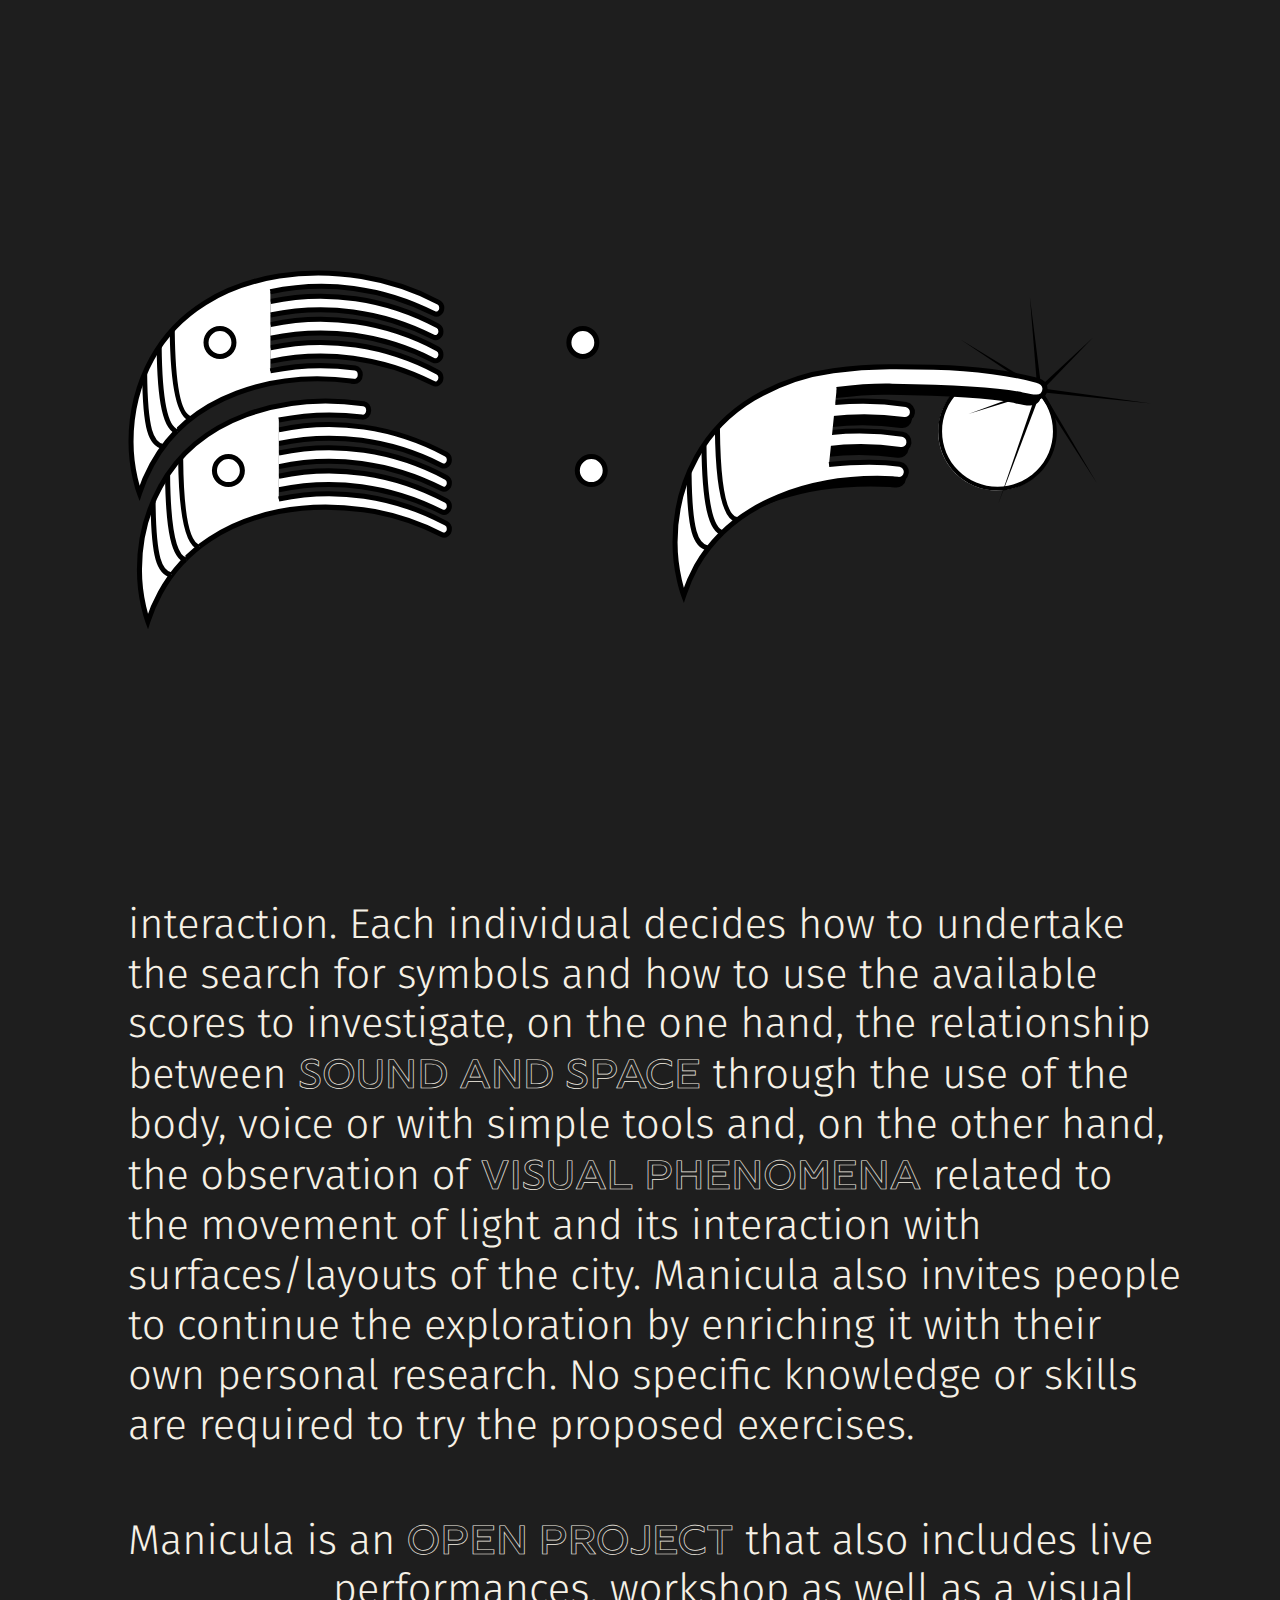
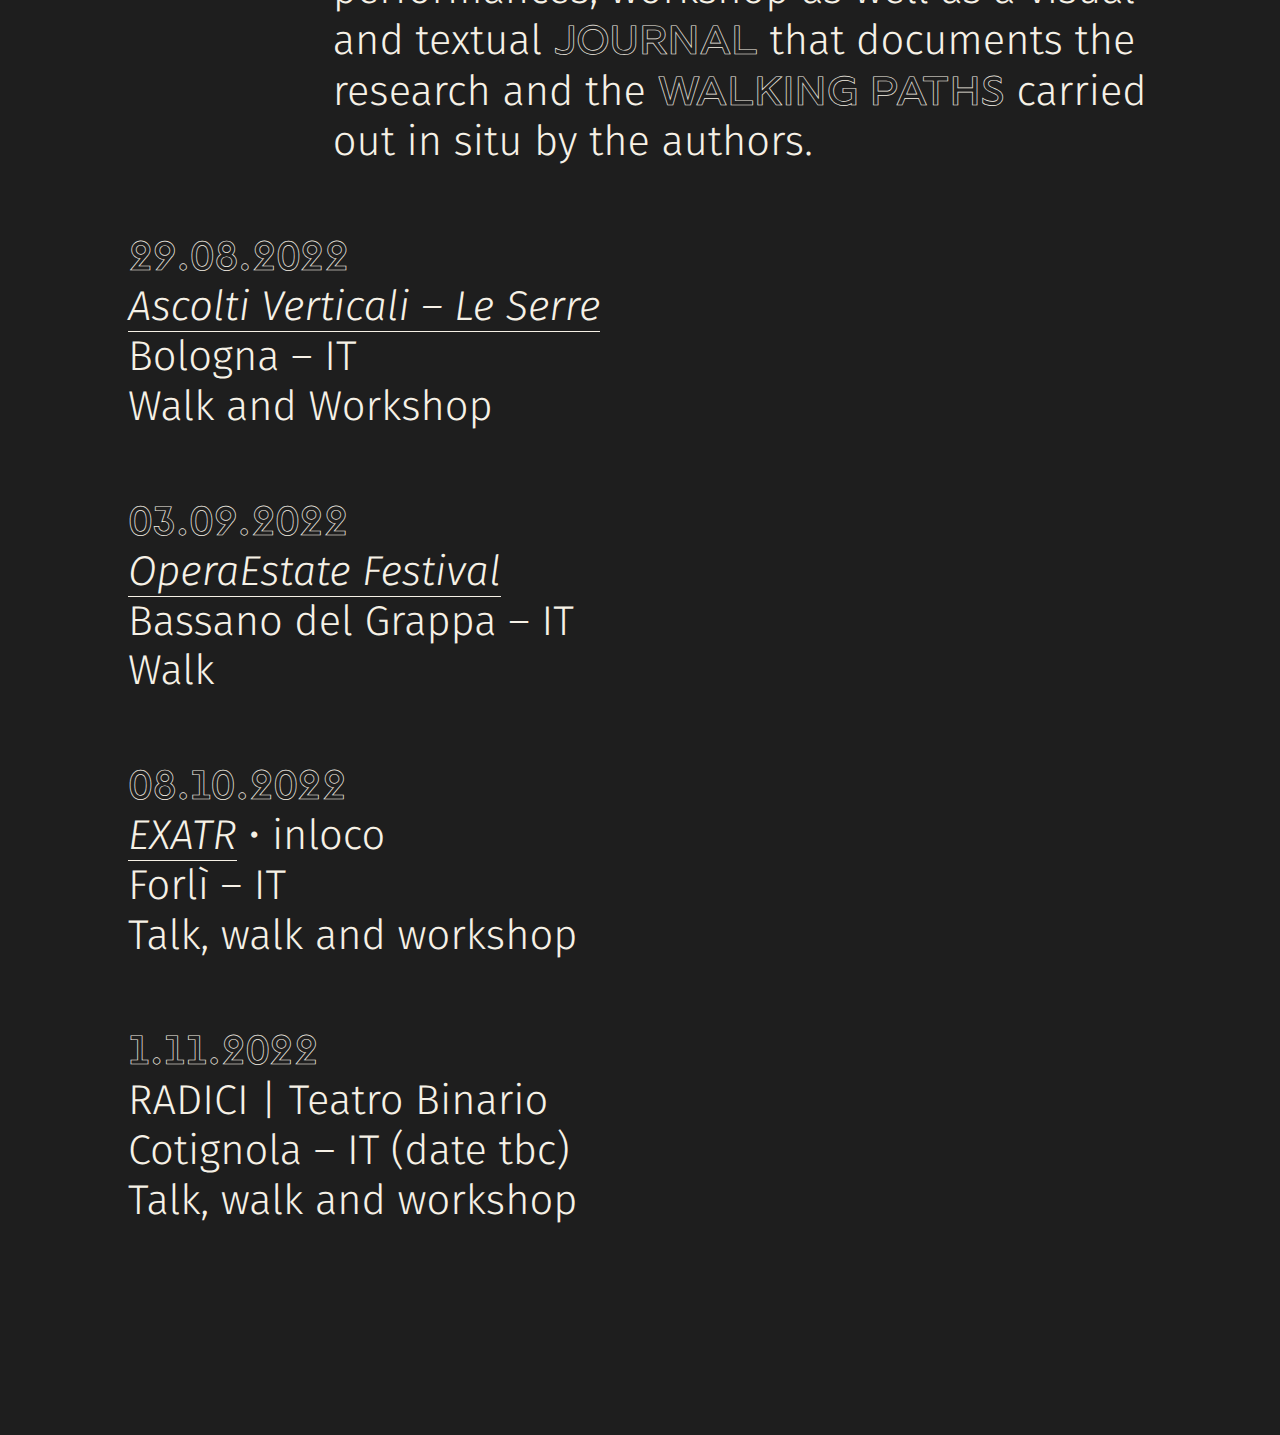
<file: index.html>
<!DOCTYPE html>
<html lang="en">

<head>
    <meta charset="utf-8">
    <meta http-equiv="X-UA-Compatible" content="IE=edge">
    <meta name="viewport" content="width=device-width, initial-scale=1.0, maximum-scale=1.0, user-scalable=no">
    <title>Manicula</title>
    <meta name="description"
        content="Manicula is an artistic research format aimed at combining practices involving image and sound in relation with the themes of city, landscape and walking, with a calm dirft that connects different urban spaces and territories in a common network.">
    <link rel="canonical" href="https://www.manicula.it/">
    <meta name="keywords" content="research, sound, images, cities, walking, listening">
    <meta name="author" content="Enrico Malatesta &amp; Chiara Pavolucci">
    <meta property="og:locale" content="en_IT">
    <meta property="og:type" content="website">
    <meta property="og:title" content="Manicula">
    <meta property="og:description"
        content="Manicula is an artistic research format aimed at combining practices involving image and sound in relation with the themes of city, landscape and walking, with a calm dirft that connects different urban spaces and territories in a common network.">
    <meta property="og:url" content="https://www.manicula.it/">
    <meta property="og:site_name" content="Manicula">
    <meta property="og:image" content="assets/images/manicula-cover.jpg">
    <meta property="og:image:alt" content="Two symbols representing two hands which indicate something">
    <meta name="twitter:card" content="summary">
    <meta name="twitter:description"
        content="Manicula is an artistic research format aimed at combining practices involving image and sound in relation with the themes of city, landscape and walking, with a calm dirft that connects different urban spaces and territories in a common network.">
    <meta name="twitter:title"
        content="Manicula is an artistic research format aimed at combining practices involving image and sound in relation with the themes of city, landscape and walking, with a calm dirft that connects different urban spaces and territories in a common network.">
    <meta name="twitter:image" content="assets/images/manicula-cover.jpg">
    <meta name="twitter:image:alt" content="Two symbols representing two hands which indicate something">
    <link rel="preconnect" href="https://fonts.googleapis.com">
    <link rel="preconnect" href="https://fonts.gstatic.com" crossorigin>
    <link
        href="https://fonts.googleapis.com/css2?family=Fira+Sans:ital,wght@0,300;0,400;0,500;1,200;1,300;1,400;1,500&amp;family=Oswald:wght@300;400;600&amp;display=swap"
        rel="stylesheet">
    <link rel="stylesheet" href="base.css">
    <link rel="stylesheet" href="style.css">
</head>

<body>
    <div class="load">
        <img src="assets/uploads/manicula-enrico.svg">
        <img src="assets/uploads/manicula-chiara.svg">
    </div>

    <nav class="nav nav--home">
        <div class="nav-labels-wrapper">
            <div id="btn-open--nav" class="nav-label">
                <p class="nav-label-text">Cities</p>
            </div>
            <div class="nav-label hide-this">
                <p class="nav-label-text"><a href="credits.html">Credits</a></p>
            </div>
            <div class="nav-label hide-this">
                <h1 class="nav-label-text"><a href="index.html">Manicula</a></h1>
            </div>
        </div>

        <div id="nav-content" class="nav-content-wrapper--home cms-editable">
            <ul id="nav-list" class="nav-list cms-include">
                <li><a href="pistoia.html">Pistoia</a></li>
                <li><a href="bassano-del-grappa.html">Bassano del Grappa</a></li>
            </ul>
            <div class="nav-footer">
                <p>© 2022 Enrico Malatesta &amp; Chiara Pavolucci</p>
            </div>
            <div id="btn-close--nav" class="btn-close cms-lock">
                <svg width="10" height="10" viewBox="0 0 10 10" fill="none" xmlns="http://www.w3.org/2000/svg">
                    <path d="M9 1L1 9" stroke="var(--bg-color)" stroke-linecap="round" stroke-linejoin="round" />
                    <path d="M9 9L1 1" stroke="var(--bg-color)" stroke-linecap="round" stroke-linejoin="round" />
                </svg>
            </div>
        </div>
    </nav>

    <section id="main-content" class="main-content cms-editable">
        <div class="content-wrapper--home">
            <div class="copy-indent--main copytxt--large">
                <p>Manicula is an artistic research format aimed at combining practices involving image and sound in
                    relation with the themes of <mark>city</mark>, <mark>landscape</mark> and <mark>walking</mark>, with
                    a <mark>calm drift</mark> that connects different <mark>urban spaces</mark> and
                    <mark>territories</mark> in a common network.
                </p>
                <p>Manicula consists in a collection of <mark>active listening</mark> and <mark>observation
                        exercises</mark> aimed at investigating the acoustic and visual phenomena present in some parts
                    of the city; the areas of activation of the practices are not declared, but indicated by <a
                        class="content-over--open">reference symbol</a>. The project is a kind of <mark>treasure
                        hunt</mark>. It does not require the presence and mediation of a performer/artist/guide and
                    there is no personal interaction. Each individual decides how to undertake the search for symbols
                    and how to use the available scores to investigate, on the one hand, the relationship between
                    <mark>sound and space</mark> through the use of the body, voice or with simple
                    tools and, on the other hand, the observation of <mark>visual phenomena</mark> related to the
                    movement of light and its interaction with surfaces/layouts of the city. Manicula also invites
                    people to continue the exploration by enriching it with their own personal research. No specific
                    knowledge or skills are required to try the proposed exercises.
                </p>
                <p>Manicula is an <mark>open project</mark> that also includes live performances, workshop as well as a
                    visual and textual <mark>journal</mark> that documents the research and the <mark>walking
                        paths</mark> carried out in situ by the authors.</p>
            </div>
            <div class="content--agenda copytxt--large">
                <div class="agenda--block cms-repeatable">
                    <p><mark>29.08.2022</mark></p>
                    <p><a href="https://leserredeigiardini.it/ascolti-verticali/#:~:text=Ascolti%20verticali%20%C3%A8%20un%20palinsesto,orto%20delle%20Serre%20dei%20Giardini."
                            target="_blank" rel="noopener">Ascolti Verticali – Le Serre</a></p>
                    <p>Bologna – IT</p>
                    <p>Walk and Workshop</p>
                </div>
                <div class="agenda--block cms-repeatable">
                    <p><mark>03.09.2022</mark></p>
                    <p><a href="https://www.operaestate.it/it/festival/bmotion/musica/3838-enrico-malatesta-chiara-pavolucci"
                            target="_blank" rel="noopener">OperaEstate Festival</a></p>
                    <p>Bassano del Grappa – IT</p>
                    <p>Walk</p>
                </div>
                <div class="agenda--block cms-repeatable">
                    <p><mark>08.10.2022</mark></p>
                    <p><a href="https://exatr.it/" target="_blank" rel="noopener">EXATR</a> • inloco</p>
                    <p>Forlì – IT</p>
                    <p>Talk, walk and workshop</p>
                </div>
                <div class="agenda--block cms-repeatable">
                    <p><mark>1.11.2022</mark></p>
                    <p>RADICI | Teatro Binario</p>
                    <p>Cotignola – IT (date tbc)</p>
                    <p>Talk, walk and workshop</p>
                </div>
            </div>
        </div>
    </section>

    <div class="content-over">
        <img src="assets/uploads/manicula-enrico-framed.svg">
        <img src="assets/uploads/manicula-chiara-framed.svg">
    </div>
    <script src="script.js"></script>

</body>

</html>
</file>
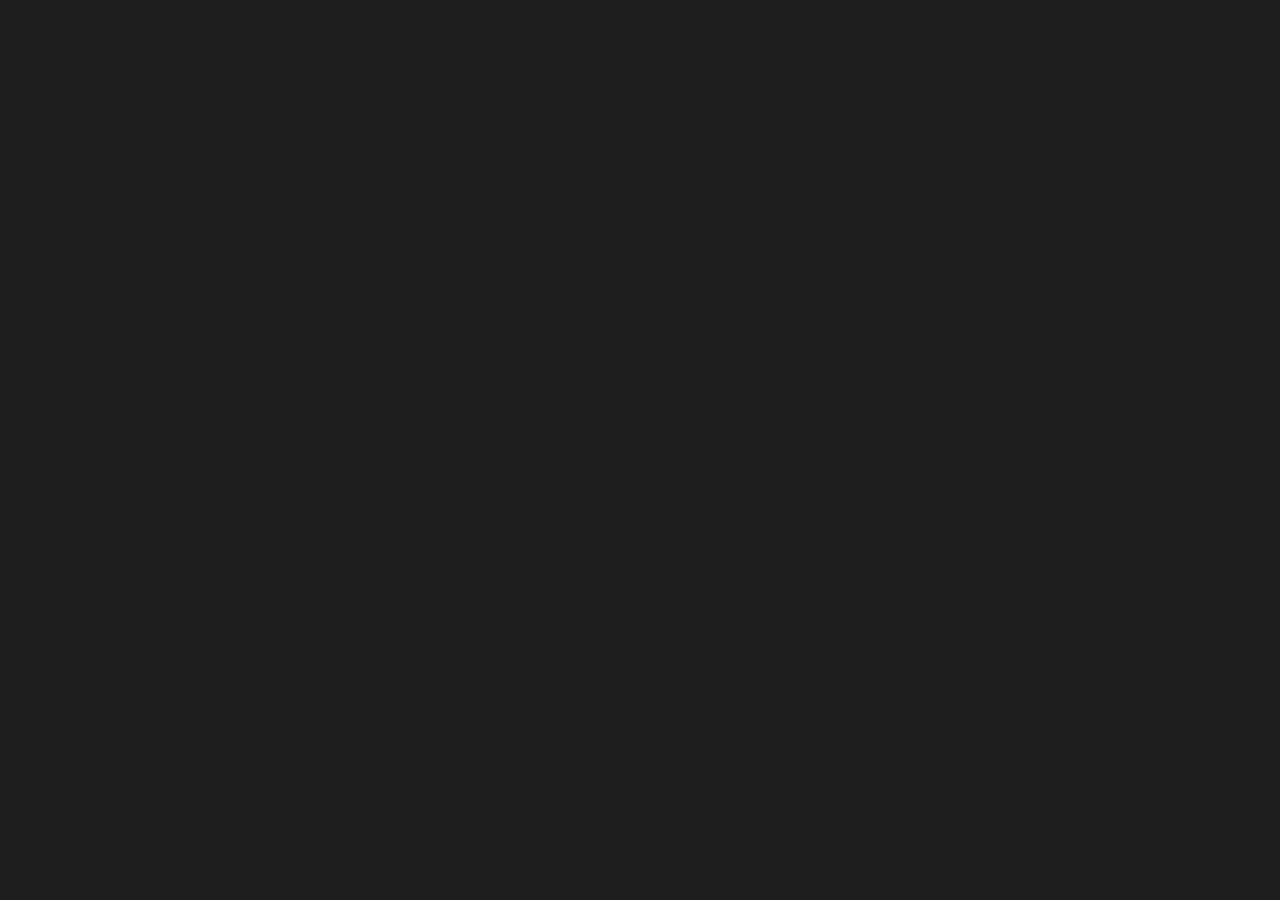
<file: bassano-del-grappa.html>
<!DOCTYPE html>
<html lang="en">

<head>
    <meta charset="utf-8">
    <meta http-equiv="X-UA-Compatible" content="IE=edge">
    <meta name="viewport" content="width=device-width, initial-scale=1.0, maximum-scale=1.0, user-scalable=no">
    <title>Manicula | Bassano del Grappa</title>
    <meta name="description"
        content="Manicula is an artistic research format aimed at combining practices involving image and sound in relation with the themes of city, landscape and walking, with a calm dirft that connects different urban spaces and territories in a common network.">
    <link rel="canonical" href="https://www.manicula.it/">
    <meta name="keywords" content="research, sound, images, cities, walking, listening">
    <meta name="author" content="Enrico Malatesta &amp; Chiara Pavolucci">
    <meta property="og:locale" content="en_IT">
    <meta property="og:type" content="website">
    <meta property="og:title" content="Manicula | Bassano del Grappa">
    <meta property="og:description"
        content="Manicula is an artistic research format aimed at combining practices involving image and sound in relation with the themes of city, landscape and walking, with a calm dirft that connects different urban spaces and territories in a common network.">
    <meta property="og:url" content="https://www.manicula.it/">
    <meta property="og:site_name" content="Manicula">
    <meta property="og:image" content="assets/images/manicula-cover.jpg">
    <meta property="og:image:alt" content="Two symbols representing two hands which indicate something">
    <meta name="twitter:card" content="summary">
    <meta name="twitter:description"
        content="Manicula is an artistic research format aimed at combining practices involving image and sound in relation with the themes of city, landscape and walking, with a calm dirft that connects different urban spaces and territories in a common network.">
    <meta name="twitter:title"
        content="Manicula is an artistic research format aimed at combining practices involving image and sound in relation with the themes of city, landscape and walking, with a calm dirft that connects different urban spaces and territories in a common network.">
    <meta name="twitter:image" content="assets/images/manicula-cover.jpg">
    <meta name="twitter:image:alt" content="Two symbols representing two hands which indicate something">
    <link rel="preconnect" href="https://fonts.googleapis.com">
    <link rel="preconnect" href="https://fonts.gstatic.com" crossorigin>
    <link
        href="https://fonts.googleapis.com/css2?family=Fira+Sans:ital,wght@0,300;0,400;0,500;1,200;1,300;1,400;1,500&amp;family=Oswald:wght@300;400;600&amp;display=swap"
        rel="stylesheet">
    <link rel="stylesheet" href="base.css">
    <link rel="stylesheet" href="style.css">
</head>

<body>
    <div class="load">
        <!-- not empty -->
    </div>

    <nav class="nav nav--pages">
        <div class="nav-labels-wrapper">
            <!-- <p id="btn-open--nav" class="nav-label cms-editable">Bassano del Grappa</p>
            <p class="nav-label hide-this cms-lock"><a href="credits.html">Credits</a></p>
            <h1 class="nav-label hide-this cms-lock"><a href="index.html">Manicula</a></h1> -->

            <div id="btn-open--nav" class="nav-label cms-editable">
                <p class="nav-label-text">Bassano del Grappa</p>
            </div>
            <div class="nav-label hide-this">
                <p class="nav-label-text"><a href="credits.html">Credits</a></p>
            </div>
            <div class="nav-label hide-this">
                <h1 class="nav-label-text"><a href="index.html">Manicula</a></h1>
            </div>

        </div>
        <div id="nav-content" class="nav-content-wrapper--pages cms-editable">
            <div class="copytxt--large cms-repeatable">
                <p>Ascolti Verticali<br>Serre dei Giardini Margherita di Bologna</p>
            </div>
            <div class="copytxt--medium cms-repeatable">
                <p><a href="https://leserredeigiardini.it/ascolti-verticali/" target="_blank" rel="noopener">Ascolti
                        Verticali</a> è un palinsesto di incontri sulla
                    consapevolezza dell’ascolto e sulla <a
                        href="https://www.che-fare.com/musica-eventuale-vivere-superficie-acustica-caliri/"
                        target="_blank" rel="noopener">Musica eventuale</a>, a cura di Gaspare Caliri: live,
                    performance, laboratori e incontri di riflessione.</p>
                <p>L’ascolto profondo, secondo Pauline Oliveros, è “the process of
                    practicing listening with the understanding that the complex wave forms continuously transmitted
                    to the auditory cortex from the outside world by the ear require active engagement with
                    attention”.</p>
                <p>Dell’ascolto profondo va fatta esperienza: non quella che crea
                    familiarità con i generi o gli stili musicali, ma quella che raffina l’attenzione alla
                    complessità del suono. L’ascolto profondo si realizza attraverso un percorso di
                    consapevolezza del suono. Essa è più forte se genera confronto in una comunità di persone che
                    condividono l’approccio.</p>
                <p>Nel settembre 2020, Ascolti verticali ha iniziato a sperimentare un nuovo
                    formato: <a href="http://leserre.kilowatt.bo.it/evento/ascolti-non-funzionali/" target="_blank"
                        rel="noopener">Ascolti non funzionali</a>, serie di istruzioni per
                    esplorazioni psico-acustiche alle Serre dei Giardini Margherita.</p>
            </div>
            <div class="content--sponsor"><img class="cms-repeatable" src="assets/uploads/placeholder.svg"><img
                    class="cms-repeatable" src="assets/uploads/placeholder.svg"><img class="cms-repeatable"
                    src="assets/uploads/placeholder.svg"></div>
            <div class="nav-footer">
                <p>© 2022 Enrico Malatesta &amp; Chiara Pavolucci</p>
            </div>
            <div id="btn-close--nav" class="btn-close">
                <!-- not empty -->
            </div>
        </div>
    </nav>

    <section id="main-content" class="main-content--pages">
        <div class="content-wrapper--pages">
            <div id="btn-info--bookmark" class="btn-info">
                <svg width="20" height="62" viewBox="0 0 20 62" fill="none" xmlns="http://www.w3.org/2000/svg">
                    <circle cx="8" cy="8" r="6.5" fill="white" stroke="black" stroke-width="3" />
                    <circle cx="12" cy="54" r="6.5" fill="white" stroke="black" stroke-width="3" />
                </svg>
            </div>
            <div id="btn-info--images" class="btn-info">
                <svg width="69" height="62" viewBox="0 0 69 62" fill="none" xmlns="http://www.w3.org/2000/svg">
                    <path
                        d="M47.2679 37.866C47.2679 50.6425 36.9105 60.9999 24.134 60.9999C11.3574 60.9999 1 50.6425 1 37.866C1 25.0894 11.3574 14.732 24.134 14.732C36.9105 14.732 47.2679 25.0894 47.2679 37.866Z"
                        fill="white" stroke="black" stroke-width="2" />
                    <path
                        d="M21.5525 26.9492L43.2208 23.2336L28.2719 7.11372L44.6868 21.7381L47.9694 0L46.7701 21.9518L65.8123 10.9648L47.902 23.7138L68.3646 31.7513L47.23 25.6974L53.7043 46.707L45.2603 26.4088L32.871 44.5698L43.476 25.3123L21.5525 26.9492Z"
                        fill="black" />
                </svg>
            </div>
            <div class="content--bookmark">
                <div id="content-bookmark" class="copytxt--small cms-editable">
                    <div class="cms-repeatable">
                        <p><strong>Inizio</strong>
                            <br><br>I primi giorni di giugno sono stati estremamente caldi in tutta Italia. Bassano del
                            Grappa, nonostante la sua posizione alle radici delle Prealpi è stata investiva da
                            tantissimo sole e temperature elevate; nella ricerca di ripari freschi e maggior spazio
                            vitale per il movimento, lo sguardo e l'ascolto, abbiamo evitato le zone del centro urbano,
                            strette e accalcate dalla prima ondata di turismo estivo, dirigendoci sempre verso il fiume
                            e la complessità dei suoi percorsi, a ridosso del centro storico. Camminando le rive del
                            Brenta, tutti i giorni, più volte al giorno, e in orari diversi, abbiamo attraversato il
                            suono e la luce del fiume: i riverberi cangianti di un’acqua fredda e potente; una presenza
                            massiva che definisce inevitabilmente l’umore di questa città e le sue direzioni: per tutti
                            essa è una compagna e il riferimento orientativo e, allo stesso tempo, il continuo accesso
                            al perdersi, a una partenza possibile, non precipitosa ma pronta, sostenuta dai proprio
                            passi.
                        </p>
                    </div>
                </div>
            </div>

            <div id="content-images" class="content--images cms-editable">
                <div class="images-wrapper">
                    <div class="image-block cms-repeatable"><img src="assets/uploads/pistoia/prova-quadrato-1.jpeg">
                    </div>
                    <div class="image-block cms-repeatable"><img src="assets/uploads/pistoia/prova-quadrato-2.jpeg">
                    </div>
                    <div class="image-block cms-repeatable"><img src="assets/uploads/pistoia/prova-quadrato-3.jpeg">
                    </div>
                    <div class="image-block cms-repeatable"><img src="assets/uploads/pistoia/prova-quadrato-4.jpeg">
                    </div>
                    <div class="image-block cms-repeatable"><img src="assets/uploads/pistoia/prova-quadrato-5.jpeg">
                    </div>
                    <div class="image-block cms-repeatable"><img src="assets/uploads/pistoia/prova-quadrato-6.jpeg">
                    </div>
                    <div class="image-block cms-repeatable"><img src="assets/uploads/pistoia/prova-quadrato-7.jpeg">
                    </div>
                </div>
            </div>
        </div>
    </section>

    <div id="info--bookmark" class="content--info">
        <div class="content--block">
            <div class="content--symbol">
                <img src="assets/uploads/manicula-enrico-framed.svg">
            </div>
            <div id="info-bookmark" class="copytxt--large cms-editable">
                <p class="cms-repeatable">Hand Clapping<br>around the symbol and listen<br>to the acoustic phenomena
                    that emerges from the energy created by your hands</p>
                <p class="cms-repeatable">Eco<br>Reverberation</p>
                <p class="cms-repeatable">appears and decay in different configurations<br>embedded in the background
                    noise of the city.</p>
                <p class="cms-repeatable">Stay still, or keep walking.</p>
            </div>
        </div>
        <div id="btn-close--bookmark" class="btn-close">
            <svg width="10" height="10" viewBox="0 0 10 10" fill="none" xmlns="http://www.w3.org/2000/svg">
                <path d="M9 1L1 9" stroke="var(--txt-color)" stroke-linecap="round" stroke-linejoin="round" />
                <path d="M9 9L1 1" stroke="var(--txt-color)" stroke-linecap="round" stroke-linejoin="round" />
            </svg>
        </div>
    </div>

    <div id="info--images" class="content--info">
        <div class="content--block">
            <div class="content--symbol">
                <img src="assets/uploads/manicula-chiara-framed.svg">
            </div>
            <div id="info-images" class="copytxt--large cms-editable">
                <p class="cms-repeatable">The symbol indicates an area of observation.</p>
                <p class="cms-repeatable">It indicates the presence of particular interactions of light with
                    surfaces/layouts; the invitation is to gradually focus on minimal patterns of interaction that
                    capture your attention by imposing themselves on the context.</p>
                <p class="cms-repeatable">The symbol invites a long-term, time-dilated observation by returning to the
                    area several times, at different times of the day or on different days, within a limited period.</p>
                <p class="cms-repeatable">The memory overlaps with the present, defining the changes of the context
                    through light.</p>
            </div>
        </div>
        <div id="btn-close--images" class="btn-close">
            <svg width="10" height="10" viewBox="0 0 10 10" fill="none" xmlns="http://www.w3.org/2000/svg">
                <path d="M9 1L1 9" stroke="var(--txt-color)" stroke-linecap="round" stroke-linejoin="round" />
                <path d="M9 9L1 1" stroke="var(--txt-color)" stroke-linecap="round" stroke-linejoin="round" />
            </svg>
        </div>
    </div>
    <script src="script.js"></script>

</body>

</html>
<style>

</style>
</file>
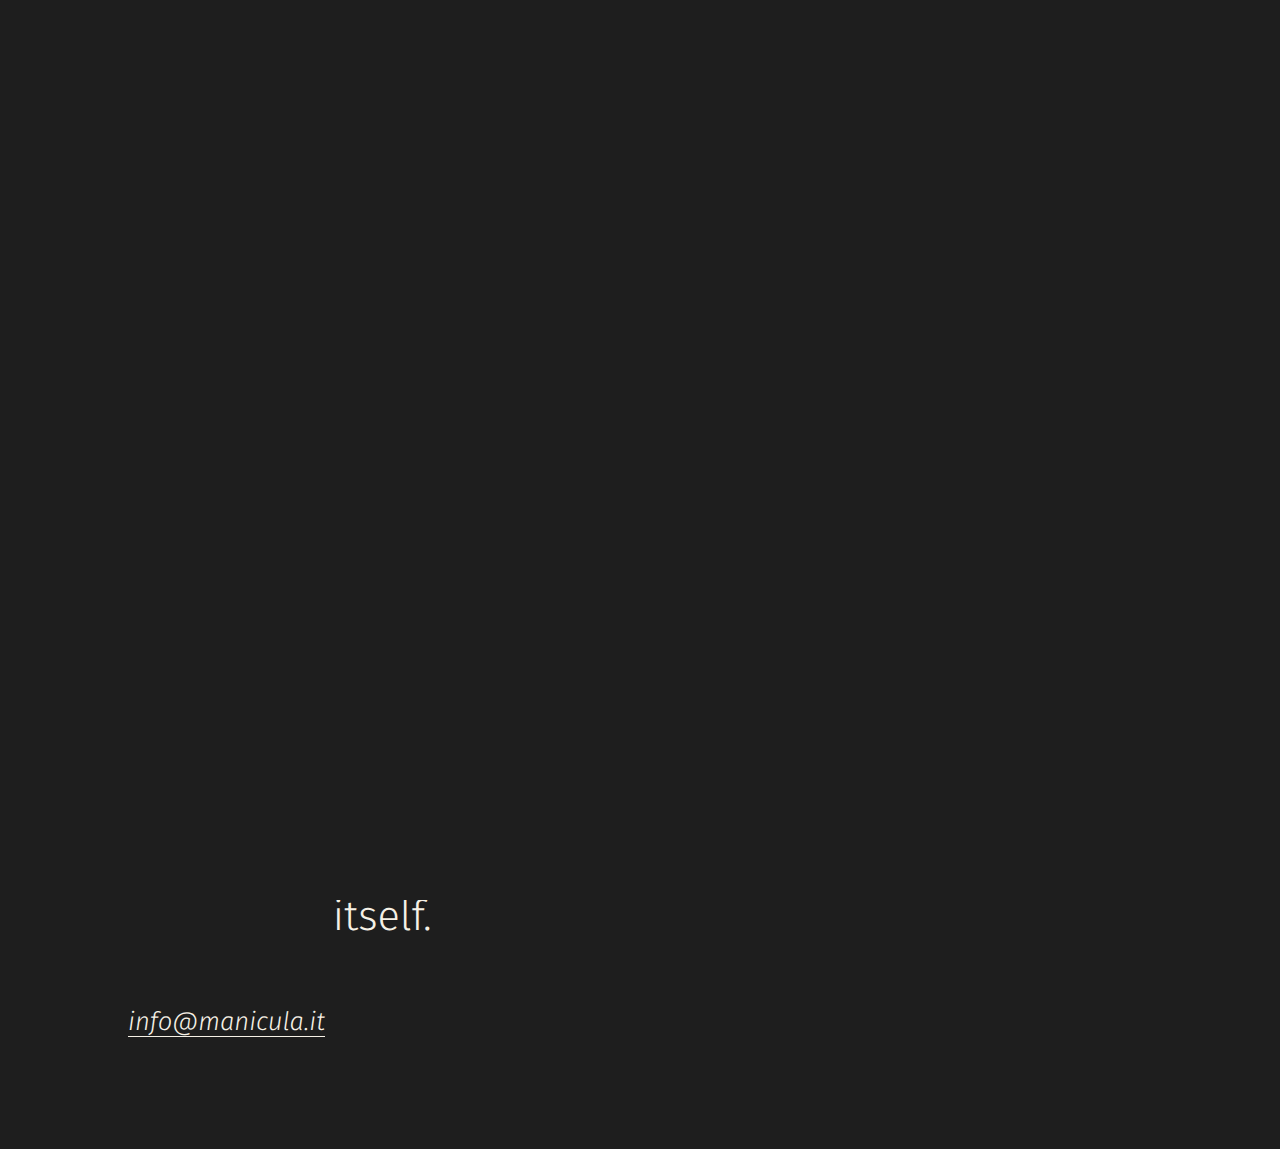
<file: credits.html>
<!DOCTYPE html>
<html lang="en">

<head>
    <meta charset="UTF-8">
    <meta http-equiv="X-UA-Compatible" content="IE=edge">
    <meta name="viewport" content="width=device-width, initial-scale=1.0, maximum-scale=1.0, user-scalable=no">
    <title>Manicula</title>
    <meta name="description"
        content="Manicula is an artistic research format aimed at combining practices involving image and sound in relation with the themes of city, landscape and walking, with a calm dirft that connects different urban spaces and territories in a common network.">
    <link rel="canonical" href="https://www.manicula.it/">
    <meta name="keywords" content="research, sound, images, cities, walking, listening">
    <meta name="author" content="Enrico Malatesta &amp; Chiara Pavolucci">
    <meta property="og:locale" content="en_IT">
    <meta property="og:type" content="website">
    <meta property="og:title" content="Manicula">
    <meta property="og:description"
        content="Manicula is an artistic research format aimed at combining practices involving image and sound in relation with the themes of city, landscape and walking, with a calm dirft that connects different urban spaces and territories in a common network.">
    <meta property="og:url" content="https://www.manicula.it/">
    <meta property="og:site_name" content="Manicula">
    <meta property="og:image" content="assets/images/manicula-cover.jpg">
    <meta property="og:image:alt" content="Two symbols representing two hands which indicate something">
    <meta name="twitter:card" content="summary">
    <meta name="twitter:description"
        content="Manicula is an artistic research format aimed at combining practices involving image and sound in relation with the themes of city, landscape and walking, with a calm dirft that connects different urban spaces and territories in a common network.">
    <meta name="twitter:title"
        content="Manicula is an artistic research format aimed at combining practices involving image and sound in relation with the themes of city, landscape and walking, with a calm dirft that connects different urban spaces and territories in a common network.">
    <meta name="twitter:image" content="assets/images/manicula-cover.jpg">
    <meta name="twitter:image:alt" content="Two symbols representing two hands which indicate something">
    <meta name="robots" content="index, follow, max-snippet:-1, max-image-preview:large, max-video-preview:-1">
    <link rel="preconnect" href="https://fonts.googleapis.com">
    <link rel="preconnect" href="https://fonts.gstatic.com" crossorigin>
    <link
        href="https://fonts.googleapis.com/css2?family=Fira+Sans:ital,wght@0,300;0,400;0,500;1,200;1,300;1,400;1,500&amp;family=Oswald:wght@300;400;600&amp;display=swap"
        rel="stylesheet">
    <link rel="stylesheet" href="base.css">
    <link rel="stylesheet" href="style.css">
</head>

<body>
    <div class="load">
        <!-- not empty -->
    </div>

    <nav class="nav nav--home">
        <div class="nav-labels-wrapper">
            <div id="btn-open--nav" class="nav-label">
                <p class="nav-label-text">Cities</p>
            </div>
            <div class="nav-label hide-this">
                <p class="nav-label-text"><a href="credits.html">Credits</a></p>
            </div>
            <div class="nav-label hide-this">
                <h1 class="nav-label-text"><a href="index.html">Manicula</a></h1>
            </div>
        </div>

        <div id="nav-content" class="nav-content-wrapper--home cms-editable">
            <ul id="nav-list" class="nav-list cms-include">
                <li><a href="pistoia.html">Pistoia</a></li>
                <li><a href="bassano-del-grappa.html">Bassano del Grappa</a></li>
            </ul>
            <div class="nav-footer">
                <p>© 2022 Enrico Malatesta &amp; Chiara Pavolucci</p>
            </div>
            <div id="btn-close--nav" class="btn-close cms-lock">
                <svg width="10" height="10" viewBox="0 0 10 10" fill="none" xmlns="http://www.w3.org/2000/svg">
                    <path d="M9 1L1 9" stroke="var(--bg-color)" stroke-linecap="round" stroke-linejoin="round" />
                    <path d="M9 9L1 1" stroke="var(--bg-color)" stroke-linecap="round" stroke-linejoin="round" />
                </svg>
            </div>
        </div>
    </nav>

    <section id="main-content" class="main-content cms-editable">
        <div class="content-wrapper--home">
            <div class="copy-indent--main copytxt--large cms-repeatable">
                <p class="cms-repeatable"><a href="https://enricomalatesta.com/" target="_blank">Enrico
                        Malatesta</a> is an Italian percussionist and sound researcher active in the field of
                    experimental music, sound intervention and performance; his practice explores the relations
                    between sound, space and body, the vitality of materials and the morphology of surfaces, with
                    particular attention to the percussive acts and the modes of listenings.</p>
            </div>
            <div class="copy-indent--main copytxt--large cms-repeatable">
                <p class="cms-repeatable"><a href="https://www.instagram.com/chiarapavolucci_/" target="_blank">Chiara
                        Pavolucci</a> is an Italian photographer. Her visual research
                    revolves on an intimistic language and the study of landscape at the intersection between
                    natural and urban environment, combining analog and digital techniques in the search for a
                    personal imagery capable of enhancing the process itself.</p>
            </div>
            <div class="copy-indent--main copytxt--medium cms-repeatable">
                <p class="cms-repeatable"><a href="mailto:info@manicula.it">info@manicula.it</a></p>
            </div>
        </div>
    </section>
    <script src="script.js"></script>

</body>

</html>
</file>
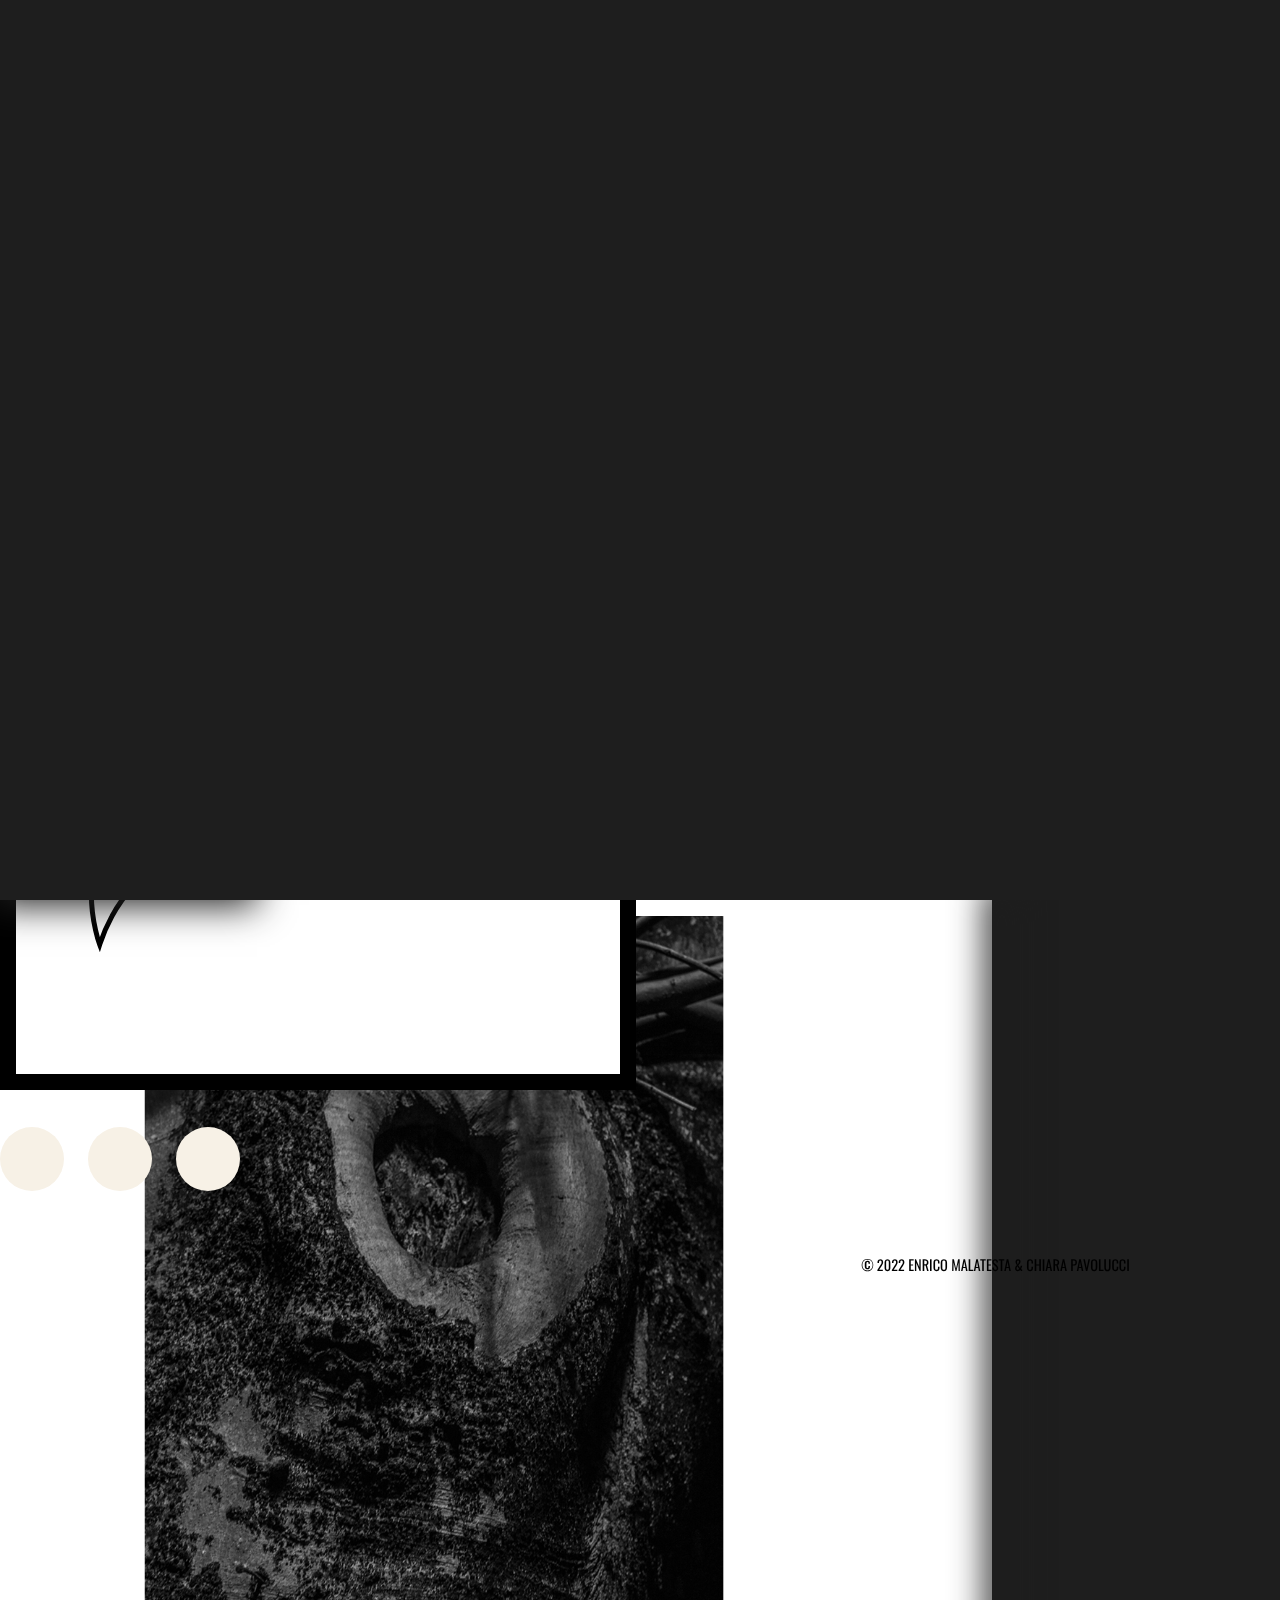
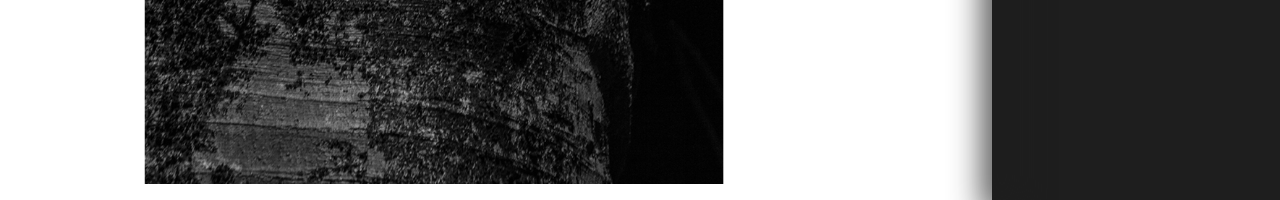
<file: pistoia.html>
<!DOCTYPE html>
<html lang="en">

<head>
    <meta charset="utf-8">
    <meta http-equiv="X-UA-Compatible" content="IE=edge">
    <meta name="viewport" content="width=device-width, initial-scale=1.0, maximum-scale=1.0, user-scalable=no">
    <title>Manicula | Pistoia</title>
    <meta name="description"
        content="Manicula is an artistic research format aimed at combining practices involving image and sound in relation with the themes of city, landscape and walking, with a calm dirft that connects different urban spaces and territories in a common network.">
    <link rel="canonical" href="https://www.manicula.it/">
    <meta name="keywords" content="research, sound, images, cities, walking, listening">
    <meta name="author" content="Enrico Malatesta &amp; Chiara Pavolucci">
    <meta property="og:locale" content="en_IT">
    <meta property="og:type" content="website">
    <meta property="og:title" content="Manicula | Pistoia">
    <meta property="og:description"
        content="Manicula is an artistic research format aimed at combining practices involving image and sound in relation with the themes of city, landscape and walking, with a calm dirft that connects different urban spaces and territories in a common network.">
    <meta property="og:url" content="https://www.manicula.it/">
    <meta property="og:site_name" content="Manicula">
    <meta property="og:image" content="assets/images/manicula-cover.jpg">
    <meta property="og:image:alt" content="Two symbols representing two hands which indicate something">
    <meta name="twitter:card" content="summary">
    <meta name="twitter:description"
        content="Manicula is an artistic research format aimed at combining practices involving image and sound in relation with the themes of city, landscape and walking, with a calm dirft that connects different urban spaces and territories in a common network.">
    <meta name="twitter:title"
        content="Manicula is an artistic research format aimed at combining practices involving image and sound in relation with the themes of city, landscape and walking, with a calm dirft that connects different urban spaces and territories in a common network.">
    <meta name="twitter:image" content="assets/images/manicula-cover.jpg">
    <meta name="twitter:image:alt" content="Two symbols representing two hands which indicate something">
    <link rel="preconnect" href="https://fonts.googleapis.com">
    <link rel="preconnect" href="https://fonts.gstatic.com" crossorigin>
    <link
        href="https://fonts.googleapis.com/css2?family=Fira+Sans:ital,wght@0,300;0,400;0,500;1,200;1,300;1,400;1,500&amp;family=Oswald:wght@300;400;600&amp;display=swap"
        rel="stylesheet">
    <link rel="stylesheet" href="base.css">
    <link rel="stylesheet" href="style.css">
</head>

<body>
    <div class="load">
        <!-- not empty -->
    </div>
    <main class="container container--page">
        <nav class="nav nav--page">
            <p id="btn-open--nav" class="nav-link cms-editable">Pistoia</p>
            <p id="contact" class="nav-link cms-lock"><a href="credits.html">Credits</a></p>
            <h1 id="site-title" class="nav-link cms-lock"><a href="index.html">Manicula</a></h1>
            <div id="cms-btn-placeholder" class="cms-lock">
                <!-- not empty -->
            </div>
            <div id="nav-content" class="nav-content cms-editable">
                <div class="copytxt--large cms-repeatable">
                    <p>Qui si trovano le informazioni sui luoghi</p>
                </div>
                <div class="copytxt--medium cms-repeatable">
                    <p>Lorem ipsum dolor sit amet, consectetur adipisicing elit. Natus error,
                        doloribus excepturi reiciendis praesentium consequatur similique quos optio animi inventore
                        earum corrupti, beatae amet mollitia consectetur ratione deleniti aliquam
                        molestiae eius.</p>
                    <p> Ipsum voluptate corporis, accusamus cupiditate voluptatum! Repellendus pariatur, ab nobis,
                        modi porro temporibus quis cum eos culpa corrupti voluptates qui dignissimos esse, soluta
                        rerum. Similique facilis, rerum dolorem porro nam cupiditate suscipit modi ducimus nemo non,
                        id numquam nostrum autem earum sunt eligendi? Consectetur, aperiam nesciunt inventore modi
                        ducimus praesentium distinctio error voluptate. Voluptatem culpa quia autem harum accusamus
                        expedita, itaque commodi. Voluptate, nesciunt fugit. Velit praesentium id qui?</p>
                </div>
                <p>
                    <img src="assets/uploads/manicula-enrico-framed.svg">
                </p>
                <div class="content--sponsor"><img class="cms-repeatable" src="assets/uploads/placeholder.svg"><img
                        class="cms-repeatable" src="assets/uploads/placeholder.svg"><img class="cms-repeatable"
                        src="assets/uploads/placeholder.svg"></div>
                <div class="nav-footer">
                    <p>© 2022 Enrico Malatesta &amp; Chiara Pavolucci</p>
                </div>
            </div>
            <div id="btn-close--nav" class="btn-close">
                <svg width="10" height="10" viewBox="0 0 10 10" fill="none" xmlns="http://www.w3.org/2000/svg">
                    <path d="M9 1L1 9" stroke="var(--txt-color)" stroke-linecap="round" stroke-linejoin="round" />
                    <path d="M9 9L1 1" stroke="var(--txt-color)" stroke-linecap="round" stroke-linejoin="round" />
                </svg>
            </div>
        </nav>

        <section class="main-content">
            <div class="content-wrapper--page">
                <div id="btn-info--bookmark" class="btn-info">
                    <svg width="20" height="62" viewBox="0 0 20 62" fill="none" xmlns="http://www.w3.org/2000/svg">
                        <circle cx="8" cy="8" r="6.5" fill="white" stroke="black" stroke-width="3" />
                        <circle cx="12" cy="54" r="6.5" fill="white" stroke="black" stroke-width="3" />
                    </svg>
                </div>
                <div id="btn-info--images" class="btn-info">
                    <svg width="69" height="62" viewBox="0 0 69 62" fill="none" xmlns="http://www.w3.org/2000/svg">
                        <path
                            d="M47.2679 37.866C47.2679 50.6425 36.9105 60.9999 24.134 60.9999C11.3574 60.9999 1 50.6425 1 37.866C1 25.0894 11.3574 14.732 24.134 14.732C36.9105 14.732 47.2679 25.0894 47.2679 37.866Z"
                            fill="white" stroke="black" stroke-width="2" />
                        <path
                            d="M21.5525 26.9492L43.2208 23.2336L28.2719 7.11372L44.6868 21.7381L47.9694 0L46.7701 21.9518L65.8123 10.9648L47.902 23.7138L68.3646 31.7513L47.23 25.6974L53.7043 46.707L45.2603 26.4088L32.871 44.5698L43.476 25.3123L21.5525 26.9492Z"
                            fill="black" />
                    </svg>
                </div>
                <div class="content--bookmark">
                    <div id="content-bookmark" class="copytxt--small cms-editable">
                        <div class="cms-repeatable">
                            <p class="p1"><span class="s1">Hand clapping is accomplished through flexion of the elbows,
                                    abduction/adduction and external/internal rotation of the shoulders, and
                                    extension/flexion of the
                                    wrists. Although hand clapping is a fairly simple movement, it does require a
                                    coordinated effort
                                    between numerous upper extremity muscles.<br><br>Hand clapping it is also used to
                                    teach phonological
                                    awareness to students learning the ways words are constructed. They often clap out
                                    syllables to learn
                                    to break words into their component sounds.</span></p>
                        </div>
                        <div class="cms-repeatable">
                            <p class="p1"><span class="s1">Lievemente sprofondato nella sabbia, lavandomi il volto
                                    nell&apos;acqua
                                    della Brana, raccolgo una piccola struttura, rigida e dura, con un incavo
                                    traslucido, come fosse una
                                    conchiglia. La tengo nel palmo, bagnato, e alzando il braccio rivolgo la parola a
                                    Chiara; il nostro
                                    discorso è disimpegnato, e la superficie alle sue spalle, un muro, entra in
                                    risonanza con le parole
                                    che contengono molte <em>A</em>, mentre si sgretola in terra ocra.</span></p>
                        </div>
                        <div class="cms-repeatable">
                            <p class="p1"><span class="s1">A clap is the percussive sound made by striking together two
                                    flat
                                    surfaces.</span></p>
                        </div>
                        <div class="cms-repeatable">
                            <p class="p1"><span class="s1">Hands<br><br>Waves<br><br>Concrete<br>(responce–decay)</span>
                            </p>
                        </div>
                        <div class="cms-repeatable">
                            <p class="p1"><span class="s1">Clappers<br><br>Gli idiofoni, secondo la classificazione
                                    Hornbostel-Sachs,
                                    sono strumenti musicali il cui suono è prodotto dalla vibrazione del corpo stesso
                                    dello strumento,
                                    senza l&apos;utilizzo di corde o membrane tese e senza che sia una colonna
                                    d&apos;aria a essere fatta
                                    vibrare.<br><br>Famiglia: concussione, ovvero percussione reciproca di superfici
                                    simili e non
                                    risonanti.</span></p>
                        </div>
                        <div class="cms-repeatable">
                            <p class="p1"><span class="s1">Roadway noise is the collective sound energy emanating from
                                    motor vehicles.
                                    It consists chiefly of road surface, tire, engine/transmission, aerodynamic, and
                                    braking elements.
                                    Noise of rolling tires driving on pavement is found to be the biggest contributor of
                                    highway noise and
                                    increases with higher vehicle speeds.</span></p>
                        </div>
                        <div class="cms-repeatable">
                            <p class="p1"><span class="s1">Two hands clap <br>and there is a sound.<br><br>What is the
                                    sound of one
                                    hand?<br><em>kōan</em></span></p>
                        </div>
                        <div class="cms-repeatable">
                            <p class="p1"><span class="s1">Tre serie di tre battiti di mani e un battito finale singolo
                                    –
                                    voce<br>[3-3-3-1]<br><br>Tre serie di tre battiti di mani e un battito finale
                                    singolo per tre volte –
                                    voce<br>[3-3-3-1 – 3-3-3-1 – 3-3-3-1]<br><br><em>Tejime</em></span></p>
                        </div>
                        <div class="cms-repeatable">
                            <p class="p1"><span class="s1">Nessuna ripetizione dell&apos;impulso generato e delle sue
                                    caratteristiche
                                    spettrali: le variazioni del suono sono continue e derivano da fattori come la
                                    curvatura della mano,
                                    la rigidità, la carnosità dei palmi, la tenuta delle dita, la precisione e la forza
                                    del colpo</span>
                            </p>
                        </div>
                        <div class="cms-repeatable">
                            <p class="p1"><span class="s1">Robbiane<br><br>La tecnica della terracotta invetriata venne
                                    messa a punto
                                    verso il 1440 da Luca della Robbia a partire da altri esperimenti di verniciatura.
                                    Essa, tramite un
                                    processo che assomiglia a quello della fossilizzazione, garantisce una straordinaria
                                    resistenza nel
                                    tempo indipendentemente dagli agenti atmosferici, che ne fecero uno dei supporti
                                    artistici più
                                    apprezzati fin dal Rinascimento. Essa è inoltre uno dei più duraturi metodi per dare
                                    policromia alla
                                    scultura, e permise la realizzazione anche di vere e proprie pitture imprigionate
                                    nella ceramica,
                                    nonostante l&apos;iniziale limitatezza dei colori disponibili.</span></p>
                        </div>
                        <div class="cms-repeatable">
                            <p class="p1"><span class="s1">Il percorso lungo il torrente Brana fiancheggia un imponente
                                    muro di pietre
                                    e dall&apos;altra sponda una ripetizione continua, ritmica, di edifici di edilizia
                                    popolare.</span>
                            </p>
                        </div>
                    </div>
                </div>

                <div id="content-images" class="content--images cms-editable">
                    <div class="images-wrapper">
                        <div class="image-block cms-repeatable">
                            <img src="assets/uploads/pistoia/prova-quadrato-1.jpeg">
                        </div>
                        <div class="image-block cms-repeatable">
                            <img src="assets/uploads/pistoia/prova-quadrato-2.jpeg">
                        </div>
                        <div class="image-block cms-repeatable">
                            <img src="assets/uploads/pistoia/prova-quadrato-3.jpeg">
                        </div>
                        <div class="image-block cms-repeatable">
                            <img src="assets/uploads/pistoia/prova-quadrato-4.jpeg">
                        </div>
                        <div class="image-block cms-repeatable">
                            <img src="assets/uploads/pistoia/prova-quadrato-5.jpeg">
                        </div>
                        <div class="image-block cms-repeatable">
                            <img src="assets/uploads/pistoia/prova-quadrato-6.jpeg">
                        </div>
                    </div>
                </div>
            </div>
        </section>
    </main>
    <div id="info--bookmark" class="content--info">
        <div class="content--block">
            <div class="content--symbol">
                <img src="assets/uploads/manicula-enrico-framed.svg">
            </div>
            <div id="info-bookmark" class="copytxt--large cms-editable">
                <p class="cms-repeatable">Hand Clapping<br>around the symbol and listen<br>to the acoustic phenomena
                    that emerges from the energy created by your hands</p>
                <p class="cms-repeatable">Eco<br>Reverberation</p>
                <p class="cms-repeatable">appears and decay in different configurations<br>embedded in the background
                    noise of the city.</p>
                <p class="cms-repeatable">Stay still, or keep walking.</p>
            </div>
        </div>
        <div id="btn-close--bookmark" class="btn-close">
            <svg width="10" height="10" viewBox="0 0 10 10" fill="none" xmlns="http://www.w3.org/2000/svg">
                <path d="M9 1L1 9" stroke="var(--txt-color)" stroke-linecap="round" stroke-linejoin="round" />
                <path d="M9 9L1 1" stroke="var(--txt-color)" stroke-linecap="round" stroke-linejoin="round" />
            </svg>
        </div>
    </div>

    <div id="info--images" class="content--info">
        <div class="content--block">
            <div class="content--symbol">
                <img src="assets/uploads/manicula-chiara-framed.svg">
            </div>
            <div id="info-images" class="copytxt--large cms-editable">
                <p class="cms-repeatable">The symbol indicates an area of observation.</p>
                <p class="cms-repeatable">It indicates the presence of particular interactions of light with
                    surfaces/layouts; the invitation is to gradually focus on minimal patterns of interaction that
                    capture your attention by imposing themselves on the context.</p>
                <p class="cms-repeatable">The symbol invites a long-term, time-dilated observation by returning to the
                    area several times, at different times of the day or on different days, within a limited period.</p>
                <p class="cms-repeatable">The memory overlaps with the present, defining the changes of the context
                    through light.</p>
            </div>
        </div>
        <div id="btn-close--images" class="btn-close">
            <svg width="10" height="10" viewBox="0 0 10 10" fill="none" xmlns="http://www.w3.org/2000/svg">
                <path d="M9 1L1 9" stroke="var(--txt-color)" stroke-linecap="round" stroke-linejoin="round" />
                <path d="M9 9L1 1" stroke="var(--txt-color)" stroke-linecap="round" stroke-linejoin="round" />
            </svg>
        </div>
    </div>
    <script src="script.js"></script>

</body>

</html>
<style>

</style>
</file>
<file: base.css>
* {
    margin: 0;
    padding: 0;
    -webkit-box-sizing: border-box;
    -moz-box-sizing: border-box;
    box-sizing: border-box;
    text-rendering: geometricPrecision;
    -webkit-font-smoothing: antialiased;
    -moz-osx-font-smoothing: grayscale;
}

a,
abbr,
acronym,
address,
applet,
article,
aside,
audio,
b,
big,
blockquote,
body,
canvas,
caption,
center,
cite,
code,
dd,
del,
details,
dfn,
div,
dl,
dt,
em,
embed,
fieldset,
figcaption,
figure,
footer,
form,
h1,
h2,
h3,
h4,
h5,
h6,
header,
hgroup,
html,
i,
iframe,
img,
ins,
kbd,
label,
legend,
li,
main,
mark,
menu,
nav,
object,
ol,
output,
p,
pre,
q,
ruby,
s,
samp,
section,
small,
span,
strike,
strong,
sub,
summary,
sup,
table,
tbody,
td,
tfoot,
th,
thead,
time,
tr,
tt,
u,
ul,
var,
video {
    margin: 0;
    padding: 0;
    border: 0;
    font: inherit;
    vertical-align: baseline;
}

article,
aside,
details,
figcaption,
figure,
footer,
header,
hgroup,
menu,
nav,
section {
    display: block;
}

ol,
ul {
    list-style: none;
}

blockquote,
q {
    quotes: none;
}

blockquote:after,
blockquote:before,
q:after,
q:before {
    content: "";
    content: none;
}

table {
    border-collapse: collapse;
    border-spacing: 0;
}

html {
    -webkit-box-sizing: border-box;
    box-sizing: border-box;
}

:after,
:before {
    -webkit-box-sizing: inherit;
    box-sizing: inherit;
}

a,
del,
ins {
    text-decoration: none;
}

a {
    color: inherit;
}

button,
label {
    cursor: pointer;
}

button,
input {
    outline: 0;
}

em {
    font-style: italic;
}

p::-moz-selection,
h1::-moz-selection,
h2::-moz-selection,
h3::-moz-selection,
h4::-moz-selection,
a::-moz-selection,
li::-moz-selection,
audio::-moz-selection,
video::-moz-selection,
div::-moz-selection,
br::-moz-selection,
em::-moz-selection,
u::-moz-selection,
strong::-moz-selection,
span::-moz-selection,
mark::-moz-selection {
    color: var(--acc-color);
    background: transparent;
}

img::-moz-selection {
    background: transparent;
}

p::-moz-selection,
h1::-moz-selection,
h2::-moz-selection,
h3::-moz-selection,
h4::-moz-selection,
a::-moz-selection,
li::-moz-selection,
audio::-moz-selection,
video::-moz-selection,
div::-moz-selection,
br::-moz-selection,
em::-moz-selection,
u::-moz-selection,
strong::-moz-selection,
span::-moz-selection,
mark::-moz-selection {
    color: var(--acc-color);
    background: transparent;
}

p::selection,
h1::selection,
h2::selection,
h3::selection,
h4::selection,
a::selection,
li::selection,
audio::selection,
video::selection,
div::selection,
br::selection,
em::selection,
u::selection,
strong::selection,
span::selection,
mark::selection {
    color: var(--acc-color);
    background: transparent;
}

img::-moz-selection {
    background: transparent;
}

img::selection {
    background: transparent;
}
</file>
<file: style.css>
@font-face {
    font-family: "Lack Line Regular";
    src: url("assets/fonts/lack-line-regular-webfont.woff2") format("woff2"),
        url("assets/fonts/lack-line-regular-webfont.woff") format("woff");
}

:root {
    --doc-height: 100%;
    --bg-color: #1e1e1e;
    --txt-color: #f6f1e6;
    --acc-color: #ffb500;
    --white: #fff;
    --black: #000;
    --nav-width: 32px;
    --txt-large: calc(2vw + 1rem);
    --txt-medium: calc(.75vw + 1rem);
    --txt-small: 1rem;
    --txt-nav: .9rem;
}

@-webkit-keyframes fadeIn {
    0% {
        opacity: 0;
    }

    100% {
        opacity: 1;
    }
}

@keyframes fadeIn {
    0% {
        opacity: 0;
    }

    100% {
        opacity: 1;
    }
}

body {
    overflow-x: hidden;
    background-color: var(--bg-color);
}

.copytxt--large a,
.copytxt--medium a,
.copytxt--small a {
    position: relative;
    font-style: italic;
    white-space: nowrap;
}

.copytxt--large a::after,
.copytxt--medium a::after,
.copytxt--small a::after {
    content: "";
    width: 100%;
    height: 1px;
    -webkit-transform: scaleX(1);
    -ms-transform: scaleX(1);
    transform: scaleX(1);
    -webkit-transform-origin: center;
    -ms-transform-origin: center;
    transform-origin: center;
    background-color: var(--txt-color);
    position: absolute;
    left: 0;
    bottom: 0;
    -webkit-transition: all .2s ease-in-out;
    -o-transition: all .2s ease-in-out;
    transition: all .2s ease-in-out;
}

.copytxt--large a:hover::after,
.copytxt--medium a:hover::after,
.copytxt--small a:hover::after {
    -webkit-transform: scaleX(0);
    -ms-transform: scaleX(0);
    transform: scaleX(0);
}

.load {
    width: 100%;
    height: var(--doc-height);
    background-color: var(--bg-color);
    display: -webkit-box;
    display: -ms-flexbox;
    display: flex;
    -webkit-box-pack: center;
    -ms-flex-pack: center;
    justify-content: center;
    -webkit-box-align: center;
    -ms-flex-align: center;
    align-items: center;
    gap: 5vw;
    position: fixed;
    top: 0;
    left: 0;
    z-index: 5;
    pointer-events: none;
    animation: fadeIn 2s ease 1 reverse forwards;
    -webkit-animation-delay: .5s;
    animation-delay: .5s;
}

.load img {
    width: 37.5vw;
}

.copytxt--large {
    font-family: "Fira Sans", sans-serif;
    font-weight: 300;
    font-size: var(--txt-large);
    line-height: 1.2;
}

.copytxt--medium {
    font-family: "Fira Sans", sans-serif;
    font-weight: 300;
    font-size: var(--txt-medium);
    line-height: 1.2;
}

.copytxt--small {
    font-family: "Fira Sans", sans-serif;
    font-weight: 400;
    font-size: var(--txt-small);
    line-height: 1.2;
}

.copytxt--large p {
    margin-bottom: 4rem;
}

.copytxt--medium p {
    margin-bottom: 2rem;
}

.nav-list,
.nav-footer,
.nav-label {
    font-family: "Oswald", sans-serif;
    font-size: var(--txt-nav);
    font-weight: 400;
    text-transform: uppercase;
    text-align: end;
}

.btn-close {
    position: absolute;
    top: 80px;
    left: 32px;
    cursor: pointer;
}

#btn-close--nav {
    background-image: url("assets/ui/btn-close.svg");
    background-size: cover;
    background-repeat: no-repeat;
    width: 10px;
    height: 10px;
}

.main-content mark {
    font-family: "Lack Line Regular", sans-serif;
    line-height: 1.2;
    text-transform: uppercase;
    background-color: transparent;
    color: var(--txt-color);
    -webkit-transition: all .5s ease;
    -o-transition: all .5s ease;
    transition: all .5s ease;
}

.content-wrapper--pages {
    height: var(--doc-height);
    overflow: hidden;
    position: relative;
    display: -webkit-box;
    display: -ms-flexbox;
    display: flex;
    margin-left: 32px;
}

.content-wrapper--home {
    color: var(--txt-color);
    padding: 80px 96px;
    margin-left: 32px;
}

.copy-indent--main p:nth-child(even) {
    text-indent: 16vw;
}

.copy-indent--main p:nth-child(odd) {
    text-indent: -16vw;
    padding-left: 16vw;
}

.copy-indent--lower {
    padding-left: 16vw;
}

.content--sponsor {
    display: -webkit-box;
    display: -ms-flexbox;
    display: flex;
    -ms-flex-wrap: wrap;
    flex-wrap: wrap;
    gap: 24px;
    padding-top: 2rem;
    margin-bottom: 4rem;
}

.content--sponsor img {
    max-width: 72px;
}

.content-over {
    width: 100vw;
    height: var(--doc-height);
    display: -webkit-box;
    display: -ms-flexbox;
    display: flex;
    -webkit-box-pack: center;
    -ms-flex-pack: center;
    justify-content: center;
    gap: 5vw;
    position: fixed;
    top: 0;
    right: 0;
    z-index: 2;
    pointer-events: none;
    opacity: 0;
    -webkit-transition: opacity .5s ease;
    -o-transition: opacity .5s ease;
    transition: opacity .5s ease;
}

.content-over img {
    width: 40vw;
}

.content-over--open {
    font-family: "Fira Sans", sans-serif;
    position: relative;
    white-space: nowrap;
}

.content--agenda {
    width: 50%;
    margin-bottom: 8rem;
}

.content--agenda p {
    margin: 0;
}

.agenda--block {
    margin-bottom: 4rem;
}

.content--bookmark {
    width: 20vw;
    height: var(--doc-height);
    position: relative;
    overflow-y: scroll;
    overflow-x: hidden;
    padding: 1rem;
    background-color: var(--txt-color);
    border-right: 1px solid var(--bg-color);
    -webkit-box-shadow: -4px 0 35px 5px var(--bg-color);
    box-shadow: -4px 0 35px 5px var(--bg-color);
    z-index: 2;
    scrollbar-width: none;
}

.content--bookmark::-webkit-scrollbar {
    width: 1px;
}

.content--bookmark::-webkit-scrollbar-track {
    background: var(--txt-color);
}

.content--bookmark::-webkit-scrollbar-thumb {
    background: var(--black);
}

.content--bookmark div,
.content--bookmark h6 {
    margin-bottom: 4rem;
}

.content--bookmark a {
    font-style: normal;
}

.content--bookmark a::after {
    background-color: var(--bg-color);
}

.content--bookmark strong {
    font-weight: 500;
}

.content--bookmark h6 {
    font-family: "Oswald", sans-serif;
    font-size: var(--txt-small);
    font-weight: 400;
    text-transform: uppercase;
}

.content--block {
    display: -webkit-box;
    display: -ms-flexbox;
    display: flex;
    -webkit-box-orient: vertical;
    -webkit-box-direction: normal;
    -ms-flex-direction: column;
    flex-direction: column;
    -webkit-box-pack: justify;
    -ms-flex-pack: justify;
    justify-content: space-between;
    margin-top: 80px;
}

.content--images {
    width: calc(80vw - 32px);
    height: var(--doc-height);
    position: relative;
    background-color: var(--white);
}

.content--images::after {
    content: "";
    position: absolute;
    top: 0;
    right: 0;
    height: var(--doc-height);
    -webkit-box-shadow: 10px 0 35px 15px var(--bg-color);
    box-shadow: 10px 0 35px 15px var(--bg-color);
}

.images-wrapper {
    width: auto;
    height: auto;
    overflow-x: scroll;
    display: -webkit-box;
    display: -ms-flexbox;
    display: flex;
    scrollbar-width: none;
}

.images-wrapper::-webkit-scrollbar {
    display: none;
}

.image-block {
    height: var(--doc-height);
    width: auto;
    padding: 1rem 0;
}

.image-block img {
    height: 100%;
}

.btn-info {
    position: absolute;
    cursor: pointer;
    z-index: 3;
}

#btn-info--bookmark {
    top: 72px;
    left: calc(20% - 8px);
}

#btn-info--images {
    top: 72px;
    right: 40px;
}

.content--info {
    width: 50vw;
    height: var(--doc-height);
    overflow-y: scroll;
    position: absolute;
    top: 0;
    padding: 80px 32px;
    background-color: var(--bg-color);
    color: var(--txt-color);
    z-index: 4;
    -webkit-transition: all .5s ease-in;
    -o-transition: all .5s ease-in;
    transition: all .5s ease-in;
    scrollbar-width: none;
}

#info--bookmark.slide,
#info--images.slide {
    -webkit-transform: translateX(0);
    -ms-transform: translateX(0);
    transform: translateX(0);
}

.content--info::-webkit-scrollbar {
    display: none;
}

.content--symbol {
    text-align: center;
    margin-bottom: 4rem;
}

.content--symbol img {
    width: 50%;
}

#info--bookmark {
    -webkit-transform: translateX(-50vw);
    -ms-transform: translateX(-50vw);
    transform: translateX(-50vw);
    left: 0;
    border-right: solid 1px var(--txt-color);
}

#info--images {
    -webkit-transform: translateX(50vw);
    -ms-transform: translateX(50vw);
    transform: translateX(50vw);
    right: 0;
    border-left: solid 1px var(--txt-color);
}

.nav {
    height: var(--doc-height);
    display: flex;
    flex-direction: row-reverse;
    position: fixed;
    top: 0;
    z-index: 2;
    transition: transform .8s cubic-bezier(0.3, 0, 1, 0.2);
}

.nav--home {
    width: calc(240px + var(--nav-width));
    background-color: var(--txt-color);
    color: var(--bg-color);
    transform: translateX(-240px);
}

.nav--pages {
    width: calc(50vw + var(--nav-width));
    background-color: var(--bg-color);
    color: var(--txt-color);
    transform: translateX(-50vw);
}

/* copiare da qui */

.nav-labels-wrapper {
    width: var(--nav-width);
    display: flex;
    flex-direction: column;
    justify-content: space-between;
    align-content: flex-end;
    flex-wrap: wrap;
    padding: 80px 0;
}

.nav--pages .nav-label {
    mix-blend-mode: difference;
}

.nav-label {
    white-space: nowrap;
    writing-mode: vertical-lr;
    padding: 0 6px;
    cursor: pointer;
    z-index: 2;
    transition: all .8s ease;
}

.nav-label-text {
    transform: rotate(-180deg);
}

.nav-label.rotate {
    writing-mode: horizontal-tb;
    padding: 0 0;
    margin-right: 32px;
}

.nav-label.rotate .nav-label-text {
    transform: rotate(0deg);
}

/* a qui */

.nav-content-wrapper--home {
    width: 240px;
    display: flex;
    flex-direction: column;
    justify-content: space-between;
    align-content: flex-end;
    padding: 160px 0 80px 32px;
}

.nav-content-wrapper--pages {
    width: 50vw;
    height: var(--doc-height);
    padding: 160px 0 80px 32px;
    overflow-y: scroll;
    overflow-x: hidden;
    scrollbar-width: none;
}

.nav-content-wrapper--pages::-webkit-scrollbar {
    display: none;
}

.nav-content-wrapper--pages p img {
    width: 100%;
    margin-bottom: 4rem;
}

.nav.move-right {
    transform: translateX(0px);
}

#main-content {
    position: relative;
    transition: transform .8s cubic-bezier(0.3, 0, 1, 0.2);
}

.main-content.move-right {
    transform: translateX(240px);
}

.hide-this.hide {
    transition: all .2s ease;
}

.hide-this.hide {
    opacity: 0;
    pointer-events: none;
}

.main-content--pages.move-right {
    transform: translateX(50vw);
}





@media screen and (max-width: 720px) {

    .load,
    .content-over {
        -webkit-box-orient: vertical;
        -webkit-box-direction: normal;
        -ms-flex-direction: column;
        flex-direction: column;
    }

    .load img,
    .content-over img {
        width: 65vw;
    }

    .content-over {
        -webkit-box-align: center;
        -ms-flex-align: center;
        align-items: center;
        gap: 0;
        -webkit-box-pack: space-evenly;
        -ms-flex-pack: space-evenly;
        justify-content: space-evenly;
    }

    .content-wrapper--home {
        padding: 24px;
    }

    .nav--pages {
        width: 100vw;
        transform: translateX(calc(-100vw + var(--nav-width)));
    }

    .nav-content-wrapper--pages {
        width: auto;
    }

    .content-wrapper--pages {
        -webkit-box-orient: vertical;
        -webkit-box-direction: normal;
        -ms-flex-direction: column;
        flex-direction: column;
        -webkit-box-pack: justify;
        -ms-flex-pack: justify;
        justify-content: space-between;
    }

    .content--bookmark {
        width: 100%;
        height: 35vh;
        border-right: none;
        border-bottom: 1px solid var(--bg-color);
    }

    .content--images {
        width: 100%;
        height: 65vh;
    }

    .content--images::after {
        content: none;
    }

    .image-block {
        height: 65vh;
        width: auto;
    }

    #btn-info--bookmark {
        left: auto;
        right: 16px;
    }

    #btn-info--images {
        top: auto;
        bottom: 80px;
        right: 8px;
    }

    .content--info {
        width: 100vw;
    }

    #info--bookmark {
        -webkit-transform: translateX(-100vw);
        -ms-transform: translateX(-100vw);
        transform: translateX(-100vw);
        border-right: none;
    }

    #info--images {
        -webkit-transform: translateX(100vw);
        -ms-transform: translateX(100vw);
        transform: translateX(100vw);
        border-left: none;
    }

    .content--symbol img {
        width: 100%;
    }
}
</file>
